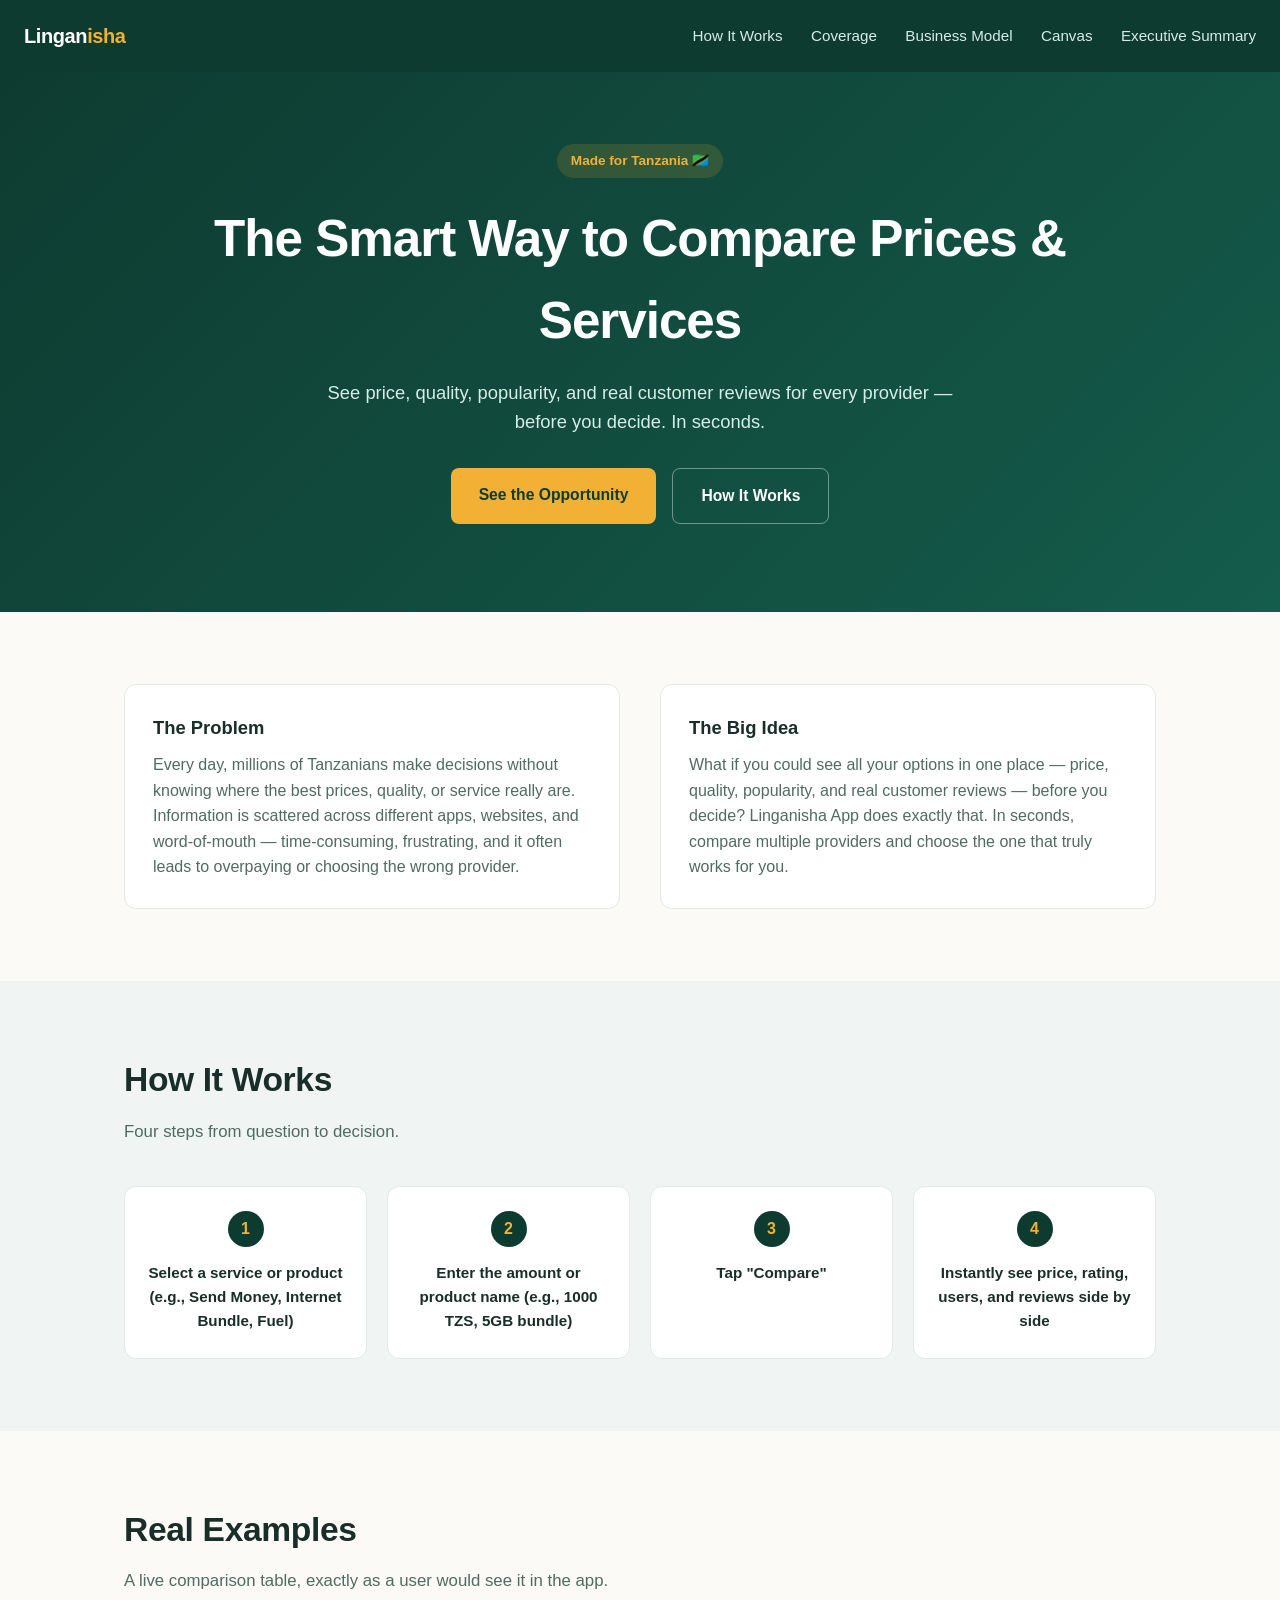
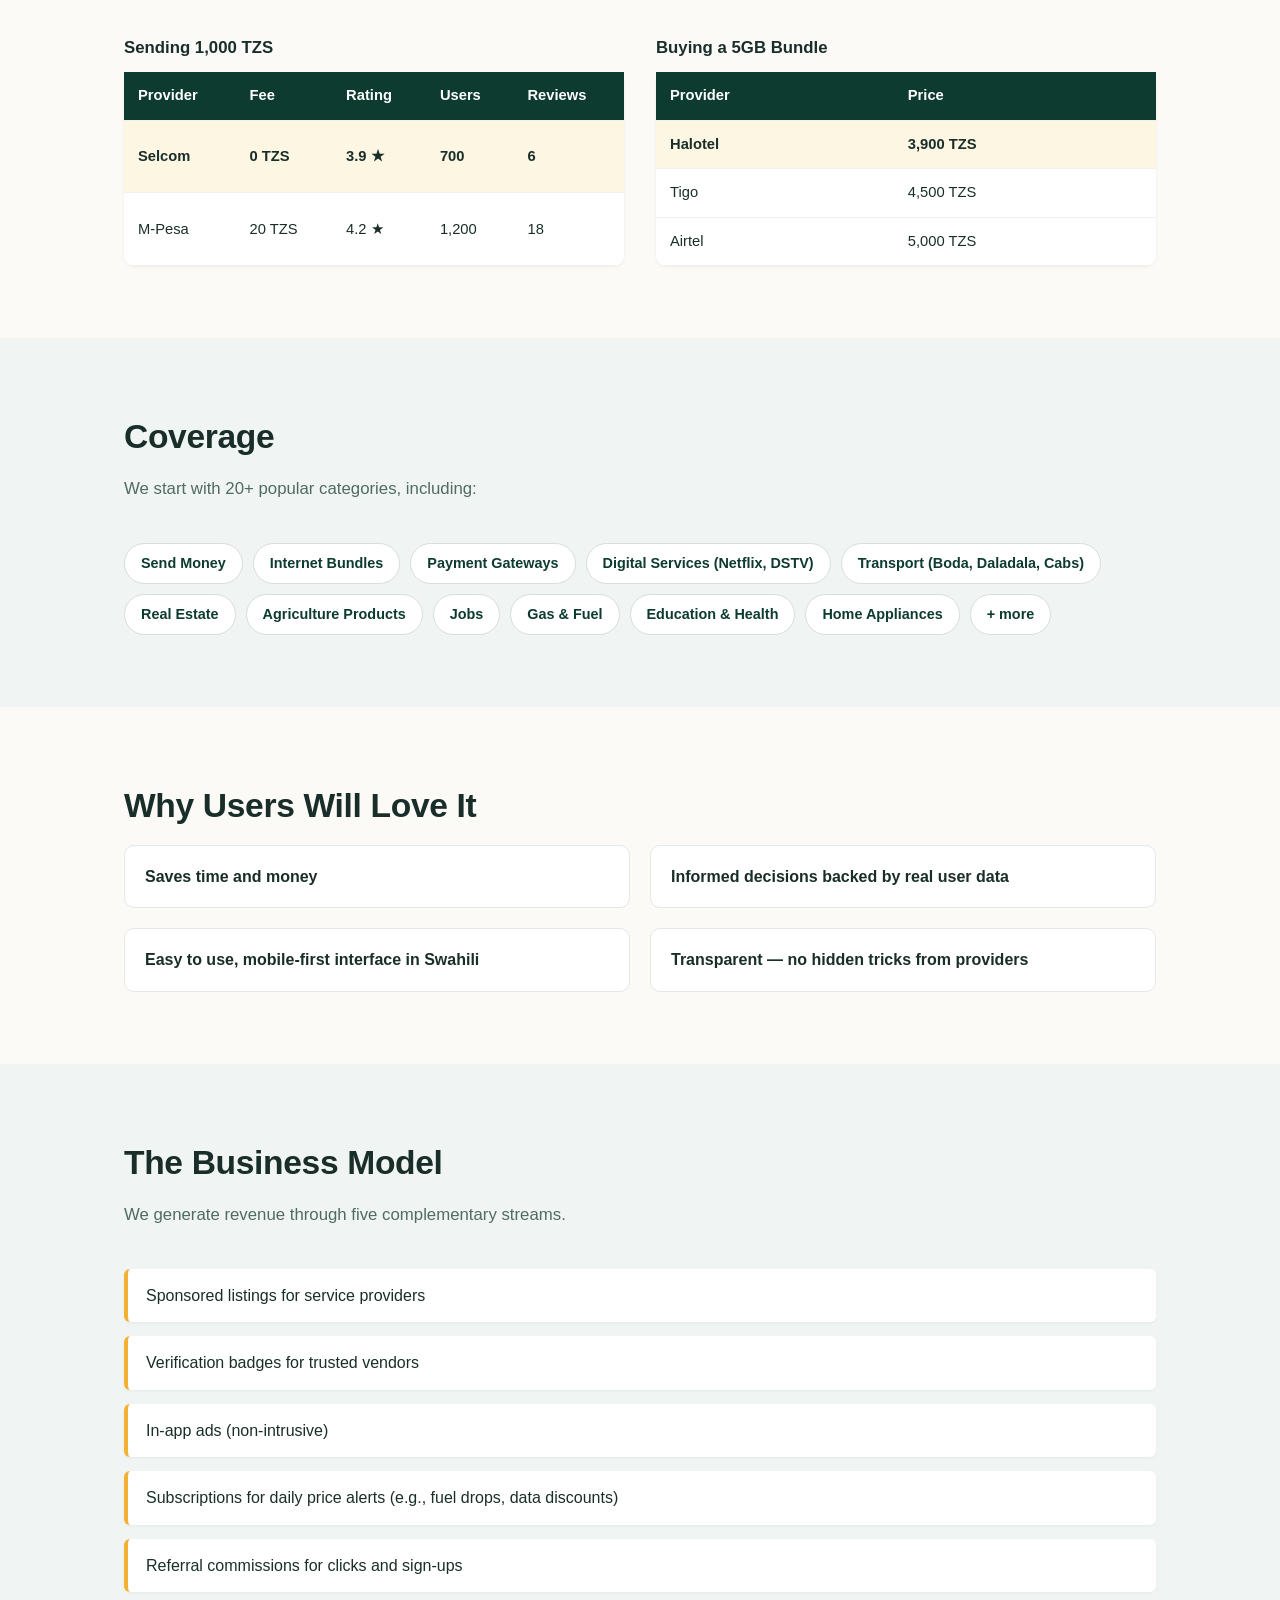
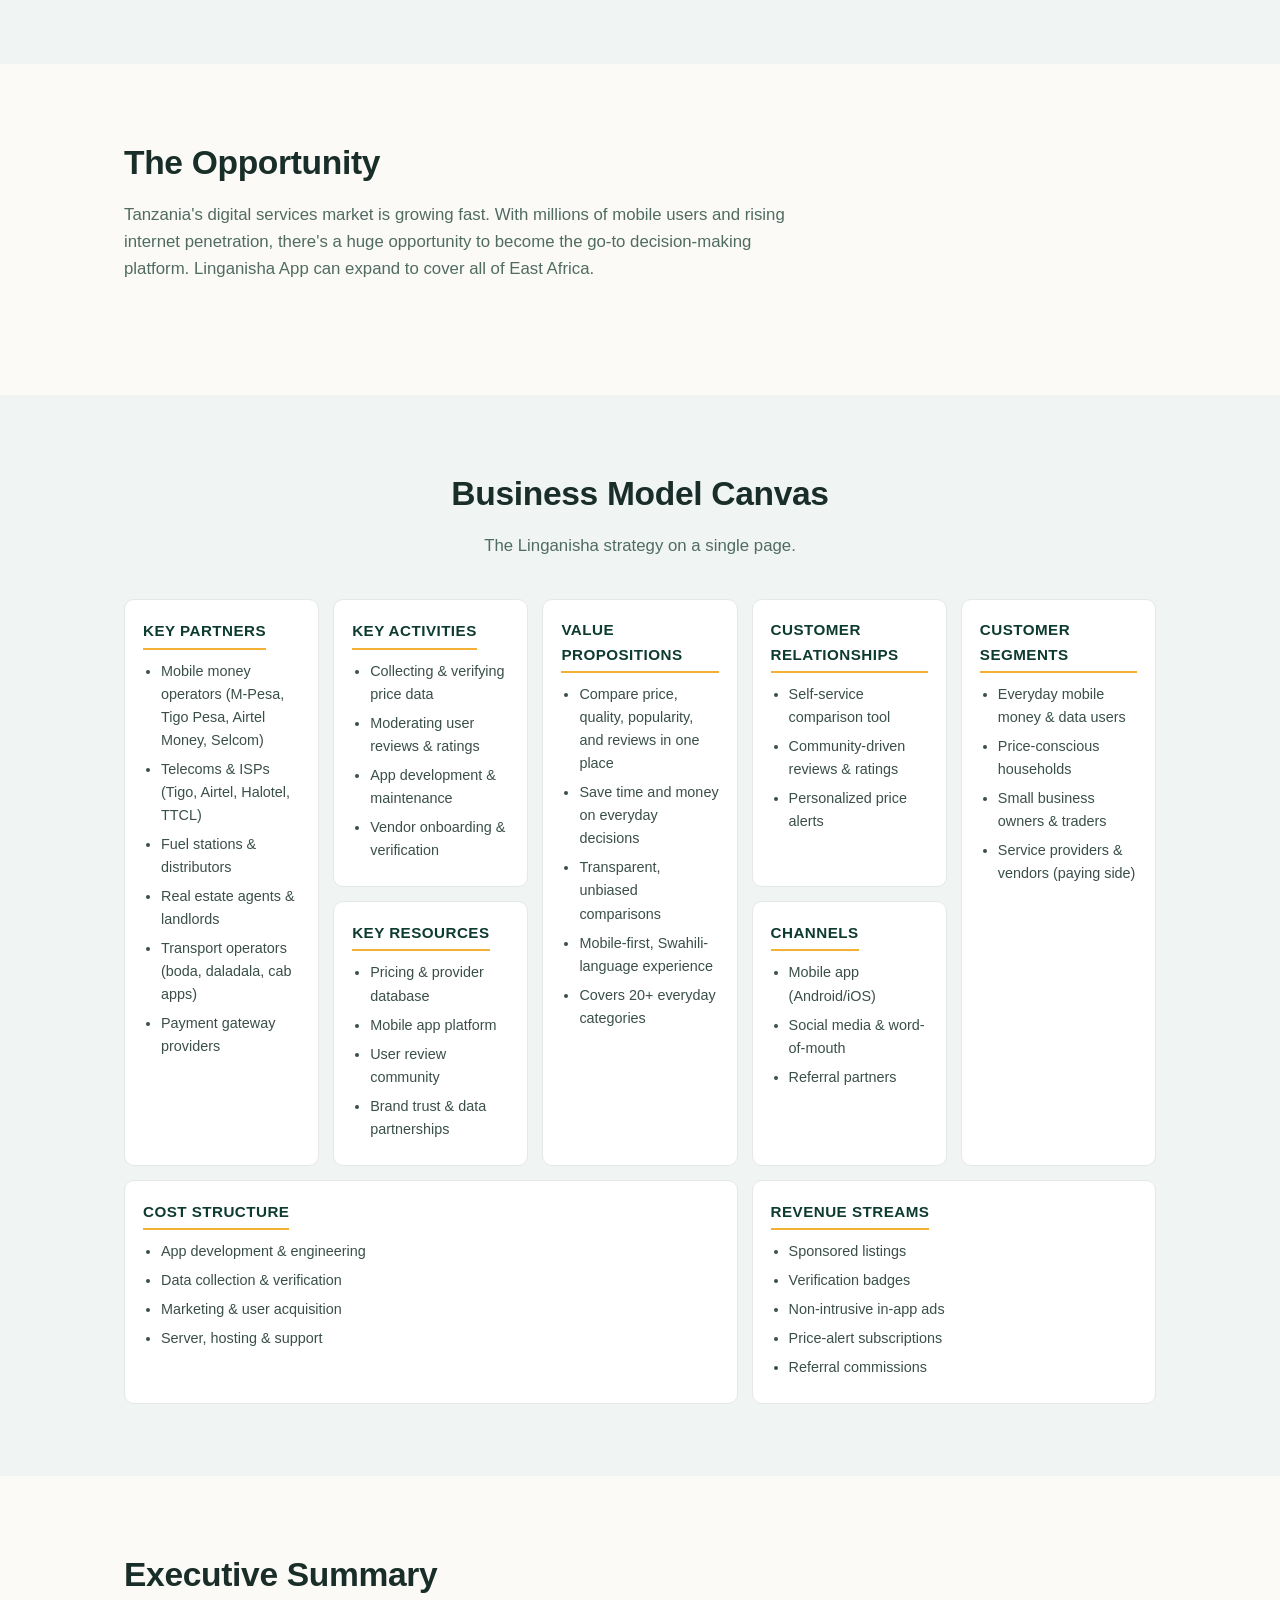
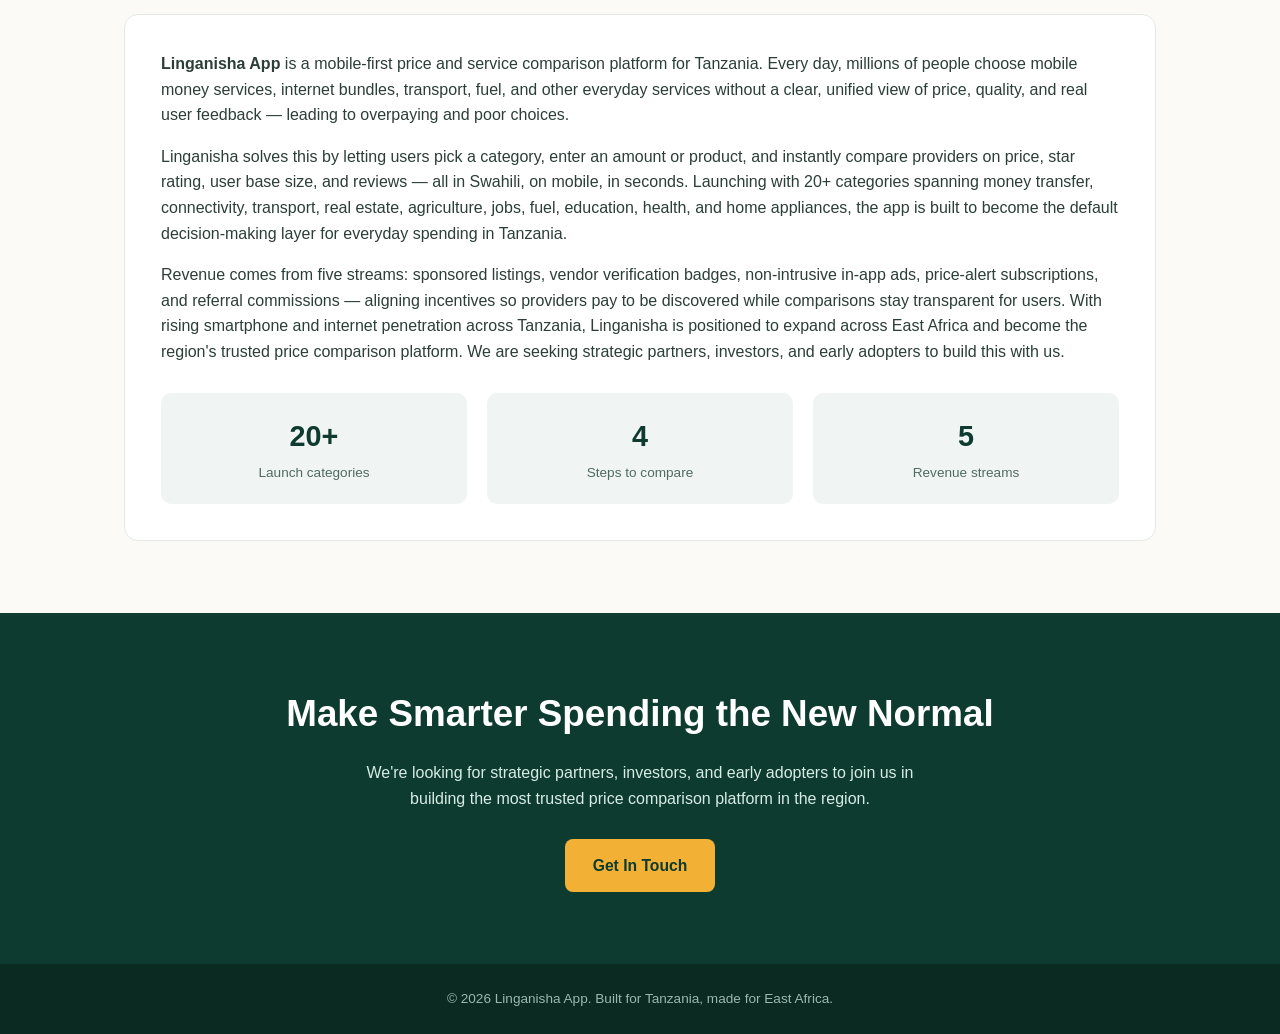
<file: linganisha.html>
<!DOCTYPE html>
<html lang="en">
<head>
  <meta charset="UTF-8">
  <meta name="viewport" content="width=device-width, initial-scale=1.0">
  <title>Linganisha App — Compare Prices & Services in Tanzania</title>
  <link rel="stylesheet" href="css/linganisha.css">
</head>
<body>

  <nav class="nav">
    <div class="brand">Lingan<span>isha</span></div>
    <div class="nav-links">
      <a href="#how-it-works">How It Works</a>
      <a href="#coverage">Coverage</a>
      <a href="#business-model">Business Model</a>
      <a href="#canvas">Canvas</a>
      <a href="#summary">Executive Summary</a>
    </div>
  </nav>

  <header class="hero">
    <div class="container">
      <span class="eyebrow">Made for Tanzania 🇹🇿</span>
      <h1>The Smart Way to Compare Prices &amp; Services</h1>
      <p class="lead">See price, quality, popularity, and real customer reviews for every provider — before you decide. In seconds.</p>
      <div class="cta-row">
        <a href="#business-model" class="btn btn-primary">See the Opportunity</a>
        <a href="#how-it-works" class="btn btn-secondary">How It Works</a>
      </div>
    </div>
  </header>

  <section id="problem">
    <div class="container two-col">
      <div class="card">
        <h3>The Problem</h3>
        <p>Every day, millions of Tanzanians make decisions without knowing where the best prices, quality, or service really are. Information is scattered across different apps, websites, and word-of-mouth — time-consuming, frustrating, and it often leads to overpaying or choosing the wrong provider.</p>
      </div>
      <div class="card">
        <h3>The Big Idea</h3>
        <p>What if you could see all your options in one place — price, quality, popularity, and real customer reviews — before you decide? Linganisha App does exactly that. In seconds, compare multiple providers and choose the one that truly works for you.</p>
      </div>
    </div>
  </section>

  <section id="how-it-works" class="alt">
    <div class="container">
      <h2 class="section-title">How It Works</h2>
      <p class="section-sub">Four steps from question to decision.</p>
      <div class="steps">
        <div class="step">
          <div class="num">1</div>
          <p>Select a service or product (e.g., Send Money, Internet Bundle, Fuel)</p>
        </div>
        <div class="step">
          <div class="num">2</div>
          <p>Enter the amount or product name (e.g., 1000 TZS, 5GB bundle)</p>
        </div>
        <div class="step">
          <div class="num">3</div>
          <p>Tap "Compare"</p>
        </div>
        <div class="step">
          <div class="num">4</div>
          <p>Instantly see price, rating, users, and reviews side by side</p>
        </div>
      </div>
    </div>
  </section>

  <section id="examples">
    <div class="container">
      <h2 class="section-title">Real Examples</h2>
      <p class="section-sub">A live comparison table, exactly as a user would see it in the app.</p>
      <div class="compare-grid">
        <table>
          <caption>Sending 1,000 TZS</caption>
          <thead>
            <tr><th>Provider</th><th>Fee</th><th>Rating</th><th>Users</th><th>Reviews</th></tr>
          </thead>
          <tbody>
            <tr class="best">
              <td>Selcom</td><td>0 TZS</td><td>3.9 ★</td><td>700</td><td>6</td>
            </tr>
            <tr>
              <td>M-Pesa</td><td>20 TZS</td><td>4.2 ★</td><td>1,200</td><td>18</td>
            </tr>
          </tbody>
        </table>
        <table>
          <caption>Buying a 5GB Bundle</caption>
          <thead>
            <tr><th>Provider</th><th>Price</th></tr>
          </thead>
          <tbody>
            <tr class="best">
              <td>Halotel</td><td>3,900 TZS</td>
            </tr>
            <tr>
              <td>Tigo</td><td>4,500 TZS</td>
            </tr>
            <tr>
              <td>Airtel</td><td>5,000 TZS</td>
            </tr>
          </tbody>
        </table>
      </div>
    </div>
  </section>

  <section id="coverage" class="alt">
    <div class="container">
      <h2 class="section-title">Coverage</h2>
      <p class="section-sub">We start with 20+ popular categories, including:</p>
      <div class="tags">
        <span class="tag">Send Money</span>
        <span class="tag">Internet Bundles</span>
        <span class="tag">Payment Gateways</span>
        <span class="tag">Digital Services (Netflix, DSTV)</span>
        <span class="tag">Transport (Boda, Daladala, Cabs)</span>
        <span class="tag">Real Estate</span>
        <span class="tag">Agriculture Products</span>
        <span class="tag">Jobs</span>
        <span class="tag">Gas &amp; Fuel</span>
        <span class="tag">Education &amp; Health</span>
        <span class="tag">Home Appliances</span>
        <span class="tag">+ more</span>
      </div>
    </div>
  </section>

  <section id="why">
    <div class="container">
      <h2 class="section-title">Why Users Will Love It</h2>
      <ul class="feature-list">
        <li>Saves time and money</li>
        <li>Informed decisions backed by real user data</li>
        <li>Easy to use, mobile-first interface in Swahili</li>
        <li>Transparent — no hidden tricks from providers</li>
      </ul>
    </div>
  </section>

  <section id="business-model" class="alt">
    <div class="container">
      <h2 class="section-title">The Business Model</h2>
      <p class="section-sub">We generate revenue through five complementary streams.</p>
      <ul class="pill-list">
        <li>Sponsored listings for service providers</li>
        <li>Verification badges for trusted vendors</li>
        <li>In-app ads (non-intrusive)</li>
        <li>Subscriptions for daily price alerts (e.g., fuel drops, data discounts)</li>
        <li>Referral commissions for clicks and sign-ups</li>
      </ul>
    </div>
  </section>

  <section id="opportunity">
    <div class="container">
      <h2 class="section-title">The Opportunity</h2>
      <p class="section-sub">Tanzania's digital services market is growing fast. With millions of mobile users and rising internet penetration, there's a huge opportunity to become the go-to decision-making platform. Linganisha App can expand to cover all of East Africa.</p>
    </div>
  </section>

  <section id="canvas" class="alt">
    <div class="container">
      <h2 class="section-title bmc-title">Business Model Canvas</h2>
      <p class="section-sub" style="margin-left:auto;margin-right:auto;text-align:center;">The Linganisha strategy on a single page.</p>
      <div class="bmc-grid">
        <div class="bmc-cell bmc-key-partners">
          <h4>Key Partners</h4>
          <ul>
            <li>Mobile money operators (M-Pesa, Tigo Pesa, Airtel Money, Selcom)</li>
            <li>Telecoms &amp; ISPs (Tigo, Airtel, Halotel, TTCL)</li>
            <li>Fuel stations &amp; distributors</li>
            <li>Real estate agents &amp; landlords</li>
            <li>Transport operators (boda, daladala, cab apps)</li>
            <li>Payment gateway providers</li>
          </ul>
        </div>
        <div class="bmc-cell bmc-key-activities">
          <h4>Key Activities</h4>
          <ul>
            <li>Collecting &amp; verifying price data</li>
            <li>Moderating user reviews &amp; ratings</li>
            <li>App development &amp; maintenance</li>
            <li>Vendor onboarding &amp; verification</li>
          </ul>
        </div>
        <div class="bmc-cell bmc-key-resources">
          <h4>Key Resources</h4>
          <ul>
            <li>Pricing &amp; provider database</li>
            <li>Mobile app platform</li>
            <li>User review community</li>
            <li>Brand trust &amp; data partnerships</li>
          </ul>
        </div>
        <div class="bmc-cell bmc-value-prop">
          <h4>Value Propositions</h4>
          <ul>
            <li>Compare price, quality, popularity, and reviews in one place</li>
            <li>Save time and money on everyday decisions</li>
            <li>Transparent, unbiased comparisons</li>
            <li>Mobile-first, Swahili-language experience</li>
            <li>Covers 20+ everyday categories</li>
          </ul>
        </div>
        <div class="bmc-cell bmc-relationships">
          <h4>Customer Relationships</h4>
          <ul>
            <li>Self-service comparison tool</li>
            <li>Community-driven reviews &amp; ratings</li>
            <li>Personalized price alerts</li>
          </ul>
        </div>
        <div class="bmc-cell bmc-channels">
          <h4>Channels</h4>
          <ul>
            <li>Mobile app (Android/iOS)</li>
            <li>Social media &amp; word-of-mouth</li>
            <li>Referral partners</li>
          </ul>
        </div>
        <div class="bmc-cell bmc-segments">
          <h4>Customer Segments</h4>
          <ul>
            <li>Everyday mobile money &amp; data users</li>
            <li>Price-conscious households</li>
            <li>Small business owners &amp; traders</li>
            <li>Service providers &amp; vendors (paying side)</li>
          </ul>
        </div>
        <div class="bmc-cell bmc-costs">
          <h4>Cost Structure</h4>
          <ul>
            <li>App development &amp; engineering</li>
            <li>Data collection &amp; verification</li>
            <li>Marketing &amp; user acquisition</li>
            <li>Server, hosting &amp; support</li>
          </ul>
        </div>
        <div class="bmc-cell bmc-revenue">
          <h4>Revenue Streams</h4>
          <ul>
            <li>Sponsored listings</li>
            <li>Verification badges</li>
            <li>Non-intrusive in-app ads</li>
            <li>Price-alert subscriptions</li>
            <li>Referral commissions</li>
          </ul>
        </div>
      </div>
    </div>
  </section>

  <section id="summary">
    <div class="container">
      <h2 class="section-title">Executive Summary</h2>
      <div class="exec-summary">
        <p><strong>Linganisha App</strong> is a mobile-first price and service comparison platform for Tanzania. Every day, millions of people choose mobile money services, internet bundles, transport, fuel, and other everyday services without a clear, unified view of price, quality, and real user feedback — leading to overpaying and poor choices.</p>
        <p>Linganisha solves this by letting users pick a category, enter an amount or product, and instantly compare providers on price, star rating, user base size, and reviews — all in Swahili, on mobile, in seconds. Launching with 20+ categories spanning money transfer, connectivity, transport, real estate, agriculture, jobs, fuel, education, health, and home appliances, the app is built to become the default decision-making layer for everyday spending in Tanzania.</p>
        <p>Revenue comes from five streams: sponsored listings, vendor verification badges, non-intrusive in-app ads, price-alert subscriptions, and referral commissions — aligning incentives so providers pay to be discovered while comparisons stay transparent for users. With rising smartphone and internet penetration across Tanzania, Linganisha is positioned to expand across East Africa and become the region's trusted price comparison platform. We are seeking strategic partners, investors, and early adopters to build this with us.</p>
        <div class="stat-row">
          <div class="stat">
            <span class="num">20+</span>
            <span class="label">Launch categories</span>
          </div>
          <div class="stat">
            <span class="num">4</span>
            <span class="label">Steps to compare</span>
          </div>
          <div class="stat">
            <span class="num">5</span>
            <span class="label">Revenue streams</span>
          </div>
        </div>
      </div>
    </div>
  </section>

  <div class="final-cta">
    <div class="container">
      <h2>Make Smarter Spending the New Normal</h2>
      <p>We're looking for strategic partners, investors, and early adopters to join us in building the most trusted price comparison platform in the region.</p>
      <a href="mailto:hello@linganisha.app" class="btn btn-primary">Get In Touch</a>
    </div>
  </div>

  <footer>
    &copy; 2026 Linganisha App. Built for Tanzania, made for East Africa.
  </footer>

</body>
</html>
</file>
<file: css/linganisha.css>
* {
  box-sizing: border-box;
}

body {
  margin: 0;
  padding: 0;
  font-family: -apple-system, BlinkMacSystemFont, "Segoe UI", Roboto, sans-serif;
  color: #1a2e29;
  background: #fbfaf7;
  line-height: 1.6;
}

a {
  color: inherit;
}

.container {
  max-width: 1080px;
  margin: 0 auto;
  padding: 0 24px;
}

/* Nav */
.nav {
  display: flex;
  align-items: center;
  justify-content: space-between;
  padding: 20px 24px;
  background: #0e3b30;
  color: #fff;
}

.nav .brand {
  font-weight: 800;
  font-size: 1.25rem;
  letter-spacing: -0.02em;
}

.nav .brand span {
  color: #f2b134;
}

.nav-links a {
  color: #d7ece5;
  text-decoration: none;
  margin-left: 24px;
  font-size: 0.95rem;
}

.nav-links a:hover {
  color: #f2b134;
}

/* Hero */
.hero {
  background: linear-gradient(135deg, #0e3b30 0%, #145c4b 100%);
  color: #fff;
  padding: 72px 24px 88px;
  text-align: center;
}

.hero .eyebrow {
  display: inline-block;
  background: rgba(242, 177, 52, 0.15);
  color: #f2b134;
  padding: 6px 14px;
  border-radius: 999px;
  font-size: 0.85rem;
  font-weight: 600;
  margin-bottom: 20px;
}

.hero h1 {
  font-size: clamp(2rem, 5vw, 3.2rem);
  margin: 0 0 16px;
  font-weight: 800;
  letter-spacing: -0.02em;
}

.hero p.lead {
  font-size: 1.15rem;
  color: #d7ece5;
  max-width: 640px;
  margin: 0 auto 32px;
}

.cta-row {
  display: flex;
  gap: 16px;
  justify-content: center;
  flex-wrap: wrap;
}

.btn {
  display: inline-block;
  padding: 14px 28px;
  border-radius: 8px;
  font-weight: 700;
  text-decoration: none;
  font-size: 0.98rem;
}

.btn-primary {
  background: #f2b134;
  color: #0e3b30;
}

.btn-secondary {
  background: transparent;
  color: #fff;
  border: 1px solid rgba(255, 255, 255, 0.4);
}

/* Sections */
section {
  padding: 72px 0;
}

section.alt {
  background: #f0f4f2;
}

.section-title {
  font-size: clamp(1.5rem, 3vw, 2.1rem);
  font-weight: 800;
  margin: 0 0 12px;
  letter-spacing: -0.01em;
}

.section-sub {
  color: #506b62;
  max-width: 680px;
  margin: 0 0 40px;
  font-size: 1.05rem;
}

/* Two column */
.two-col {
  display: grid;
  grid-template-columns: 1fr 1fr;
  gap: 40px;
  align-items: start;
}

@media (max-width: 760px) {
  .two-col {
    grid-template-columns: 1fr;
  }
}

.card {
  background: #fff;
  border: 1px solid #e4e9e6;
  border-radius: 12px;
  padding: 28px;
}

.card h3 {
  margin: 0 0 10px;
  font-size: 1.15rem;
}

.card p {
  margin: 0;
  color: #506b62;
}

/* Steps */
.steps {
  display: grid;
  grid-template-columns: repeat(4, 1fr);
  gap: 20px;
}

@media (max-width: 760px) {
  .steps {
    grid-template-columns: 1fr 1fr;
  }
}

.step {
  background: #fff;
  border-radius: 12px;
  padding: 24px 20px;
  text-align: center;
  border: 1px solid #e4e9e6;
}

.step .num {
  width: 36px;
  height: 36px;
  border-radius: 50%;
  background: #0e3b30;
  color: #f2b134;
  font-weight: 800;
  display: flex;
  align-items: center;
  justify-content: center;
  margin: 0 auto 14px;
}

.step p {
  margin: 0;
  font-weight: 600;
  font-size: 0.95rem;
}

/* Comparison tables */
.compare-grid {
  display: grid;
  grid-template-columns: 1fr 1fr;
  gap: 32px;
}

@media (max-width: 760px) {
  .compare-grid {
    grid-template-columns: 1fr;
  }
}

table {
  width: 100%;
  border-collapse: collapse;
  background: #fff;
  border-radius: 10px;
  overflow: hidden;
  box-shadow: 0 1px 3px rgba(0, 0, 0, 0.06);
}

caption {
  text-align: left;
  font-weight: 700;
  margin-bottom: 10px;
  font-size: 1.05rem;
}

th, td {
  text-align: left;
  padding: 12px 14px;
  font-size: 0.92rem;
  border-bottom: 1px solid #eef1ef;
}

th {
  background: #0e3b30;
  color: #fff;
  font-weight: 600;
}

tr.best td {
  background: #fdf6e3;
  font-weight: 700;
}

/* Coverage tags */
.tags {
  display: flex;
  flex-wrap: wrap;
  gap: 10px;
}

.tag {
  background: #fff;
  border: 1px solid #d7ded9;
  padding: 8px 16px;
  border-radius: 999px;
  font-size: 0.9rem;
  font-weight: 600;
  color: #0e3b30;
}

/* Feature list */
.feature-list {
  display: grid;
  grid-template-columns: repeat(2, 1fr);
  gap: 20px;
}

@media (max-width: 760px) {
  .feature-list {
    grid-template-columns: 1fr;
  }
}

.feature-list li {
  list-style: none;
  background: #fff;
  border: 1px solid #e4e9e6;
  border-radius: 10px;
  padding: 18px 20px;
  font-weight: 600;
}

.feature-list {
  padding: 0;
  margin: 0;
}

/* Revenue / opportunity */
.pill-list {
  margin: 0;
  padding: 0;
  list-style: none;
  display: grid;
  gap: 14px;
}

.pill-list li {
  background: #fff;
  border-left: 4px solid #f2b134;
  border-radius: 6px;
  padding: 14px 18px;
  box-shadow: 0 1px 3px rgba(0,0,0,0.05);
}

/* Business Model Canvas */
.bmc-title {
  text-align: center;
}

.bmc-grid {
  display: grid;
  grid-template-columns: repeat(5, 1fr);
  grid-template-rows: repeat(2, auto) auto;
  gap: 14px;
}

.bmc-cell {
  background: #fff;
  border: 1px solid #e4e9e6;
  border-radius: 10px;
  padding: 18px;
}

.bmc-cell h4 {
  margin: 0 0 10px;
  font-size: 0.95rem;
  text-transform: uppercase;
  letter-spacing: 0.03em;
  color: #0e3b30;
  border-bottom: 2px solid #f2b134;
  display: inline-block;
  padding-bottom: 4px;
}

.bmc-cell ul {
  margin: 0;
  padding-left: 18px;
  font-size: 0.9rem;
  color: #3a4f48;
}

.bmc-cell ul li {
  margin-bottom: 6px;
}

.bmc-key-partners { grid-column: 1; grid-row: 1 / 3; }
.bmc-key-activities { grid-column: 2; grid-row: 1; }
.bmc-key-resources { grid-column: 2; grid-row: 2; }
.bmc-value-prop { grid-column: 3; grid-row: 1 / 3; }
.bmc-relationships { grid-column: 4; grid-row: 1; }
.bmc-channels { grid-column: 4; grid-row: 2; }
.bmc-segments { grid-column: 5; grid-row: 1 / 3; }
.bmc-costs { grid-column: 1 / 4; grid-row: 3; }
.bmc-revenue { grid-column: 4 / 6; grid-row: 3; }

@media (max-width: 980px) {
  .bmc-grid {
    grid-template-columns: 1fr 1fr;
    grid-template-rows: auto;
  }
  .bmc-key-partners,
  .bmc-value-prop,
  .bmc-segments,
  .bmc-costs,
  .bmc-revenue {
    grid-column: auto;
    grid-row: auto;
  }
}

@media (max-width: 600px) {
  .bmc-grid {
    grid-template-columns: 1fr;
  }
}

/* Executive summary */
.exec-summary {
  background: #fff;
  border: 1px solid #e4e9e6;
  border-radius: 14px;
  padding: 36px;
}

.exec-summary p {
  margin: 0 0 16px;
  color: #2c3e38;
}

.exec-summary p:last-child {
  margin-bottom: 0;
}

.stat-row {
  display: grid;
  grid-template-columns: repeat(3, 1fr);
  gap: 20px;
  margin-top: 28px;
}

@media (max-width: 760px) {
  .stat-row {
    grid-template-columns: 1fr;
  }
}

.stat {
  text-align: center;
  background: #f0f4f2;
  border-radius: 10px;
  padding: 20px;
}

.stat .num {
  font-size: 1.8rem;
  font-weight: 800;
  color: #0e3b30;
  display: block;
}

.stat .label {
  font-size: 0.85rem;
  color: #506b62;
}

/* Final CTA */
.final-cta {
  background: #0e3b30;
  color: #fff;
  text-align: center;
  padding: 72px 24px;
}

.final-cta h2 {
  font-size: clamp(1.5rem, 4vw, 2.3rem);
  margin: 0 0 16px;
}

.final-cta p {
  color: #d7ece5;
  max-width: 560px;
  margin: 0 auto 28px;
}

/* Footer */
footer {
  background: #0a2a22;
  color: #9db8ae;
  text-align: center;
  padding: 24px;
  font-size: 0.85rem;
}
</file>
